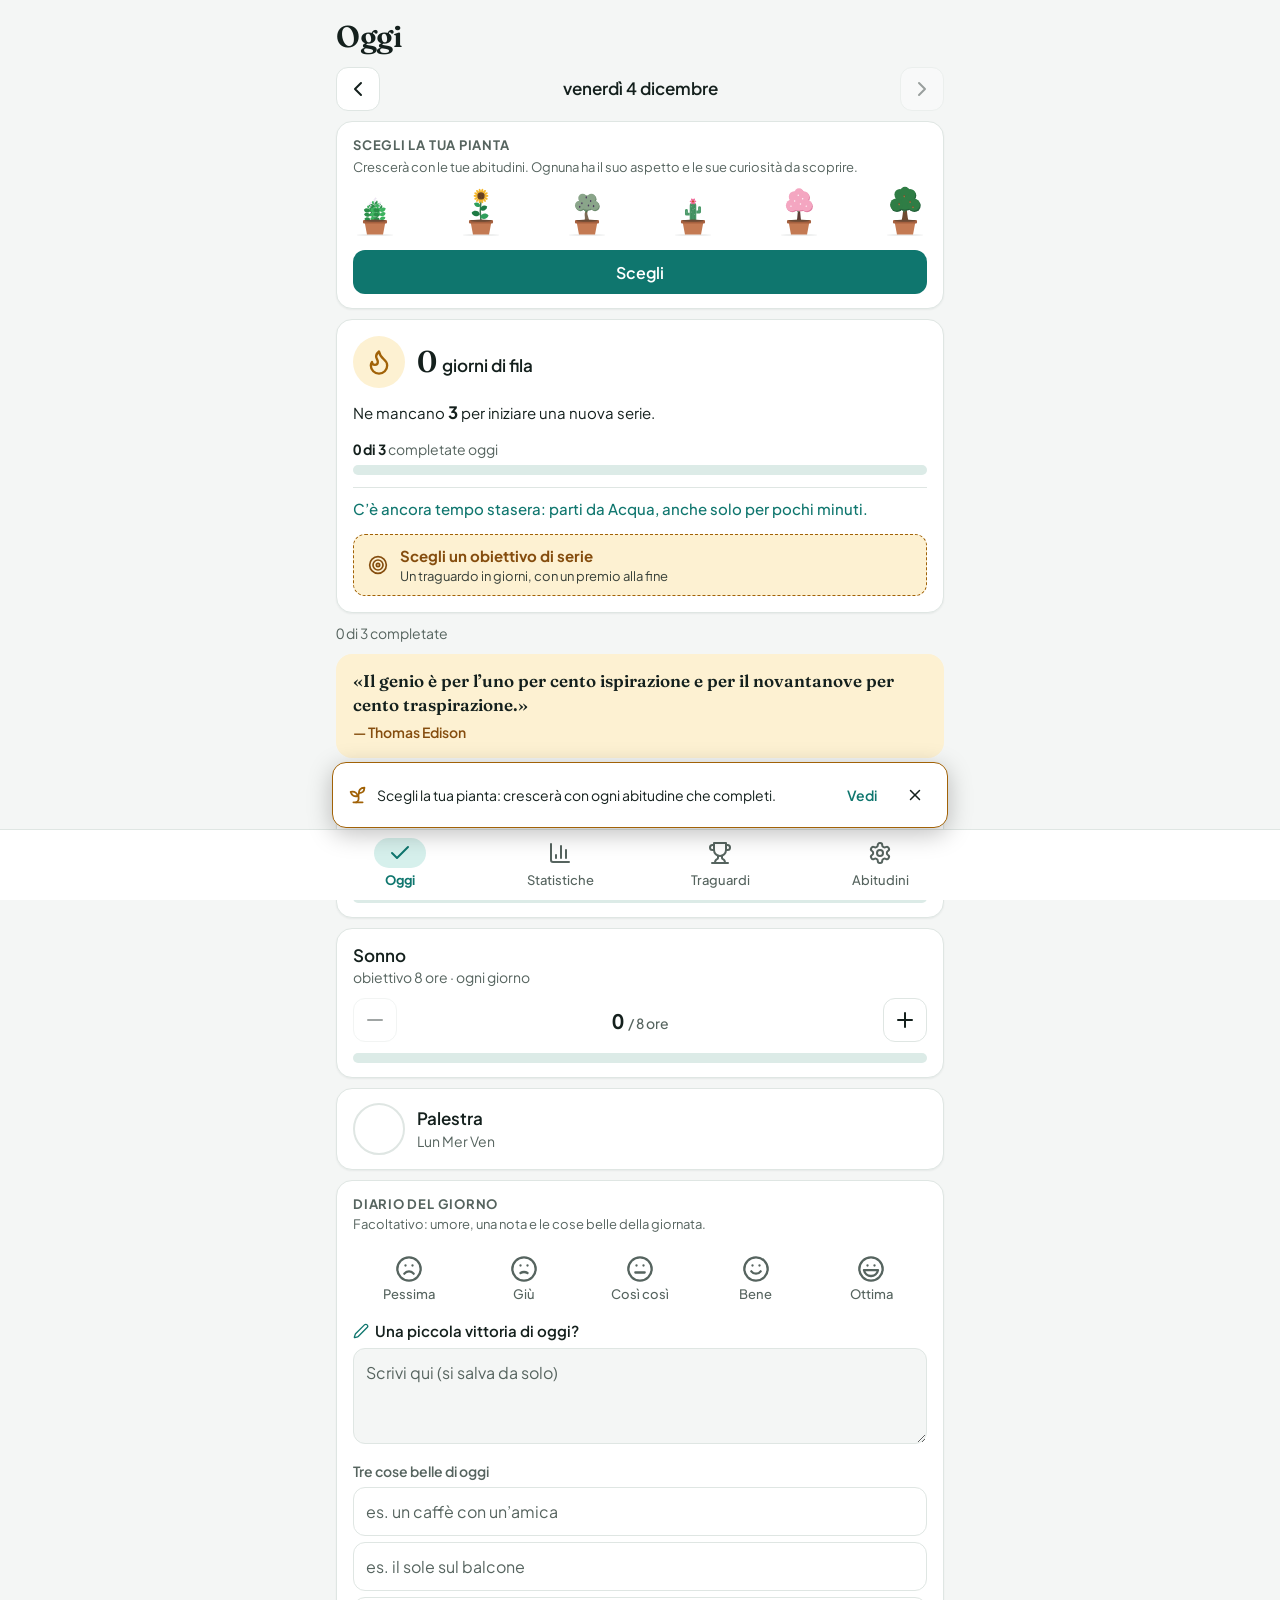
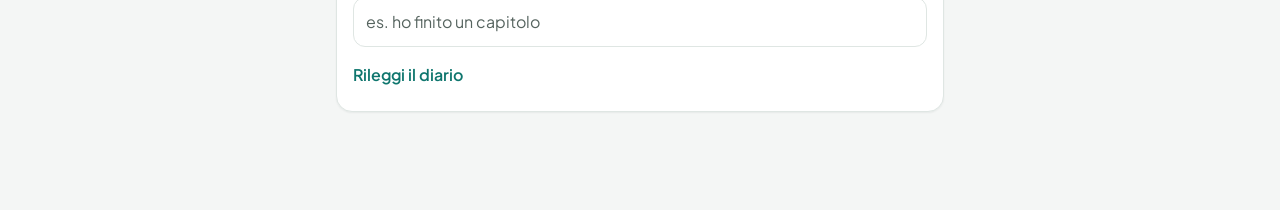
<file: index.html>
<!DOCTYPE html>
<html lang="it">
<head>
<meta charset="utf-8">
<meta name="viewport" content="width=device-width, initial-scale=1, viewport-fit=cover">
<!-- colore della barra del browser sul telefono, per tema chiaro e scuro -->
<meta name="theme-color" content="#0f766e" media="(prefers-color-scheme: light)">
<meta name="theme-color" content="#0e1513" media="(prefers-color-scheme: dark)">
<title>Abitudini</title>
<link rel="manifest" href="manifest.json">
<link rel="icon" href="icon-192.png">
<link rel="apple-touch-icon" href="icon-192.png">
<!-- per iPhone/iPad quando l'app è aggiunta alla schermata Home -->
<meta name="apple-mobile-web-app-capable" content="yes">
<meta name="mobile-web-app-capable" content="yes">
<meta name="apple-mobile-web-app-title" content="Abitudini">
<meta name="apple-mobile-web-app-status-bar-style" content="default">
<meta name="description" content="Traccia le tue abitudini di ogni giorno: serie, statistiche, umore. I dati restano sul tuo telefono.">
<!-- "preload": il browser scarica subito i font, senza aspettare di leggere il CSS -->
<link rel="preload" href="fonts/plus-jakarta-sans-latin-variabile.woff2" as="font" type="font/woff2" crossorigin>
<link rel="preload" href="fonts/fraunces-latin-600.woff2" as="font" type="font/woff2" crossorigin>
<link rel="stylesheet" href="css/style.css">
</head>
<body>
<main id="app"></main>
<nav class="tabs" aria-label="Sezioni"><div class="in" id="tabs"></div></nav>
<div id="modal"></div>
<!-- avvisi temporanei (es. "È pronta una nuova versione") -->
<div id="toast"></div>
<!-- festeggiamenti del gioco (nuove medaglie, nuovi stadi) -->
<div id="evento" aria-live="polite"></div>
<!-- invisibile: i lettori di schermo leggono ad alta voce quello che ci scrive annuncia() -->
<div id="annuncio" class="sr-only" aria-live="polite"></div>
<input type="file" id="importFile" accept="application/json" hidden>
<!-- type="module": il file può importare funzioni dagli altri file in js/ -->
<script type="module" src="js/app.js"></script>
</body>
</html>
</file>
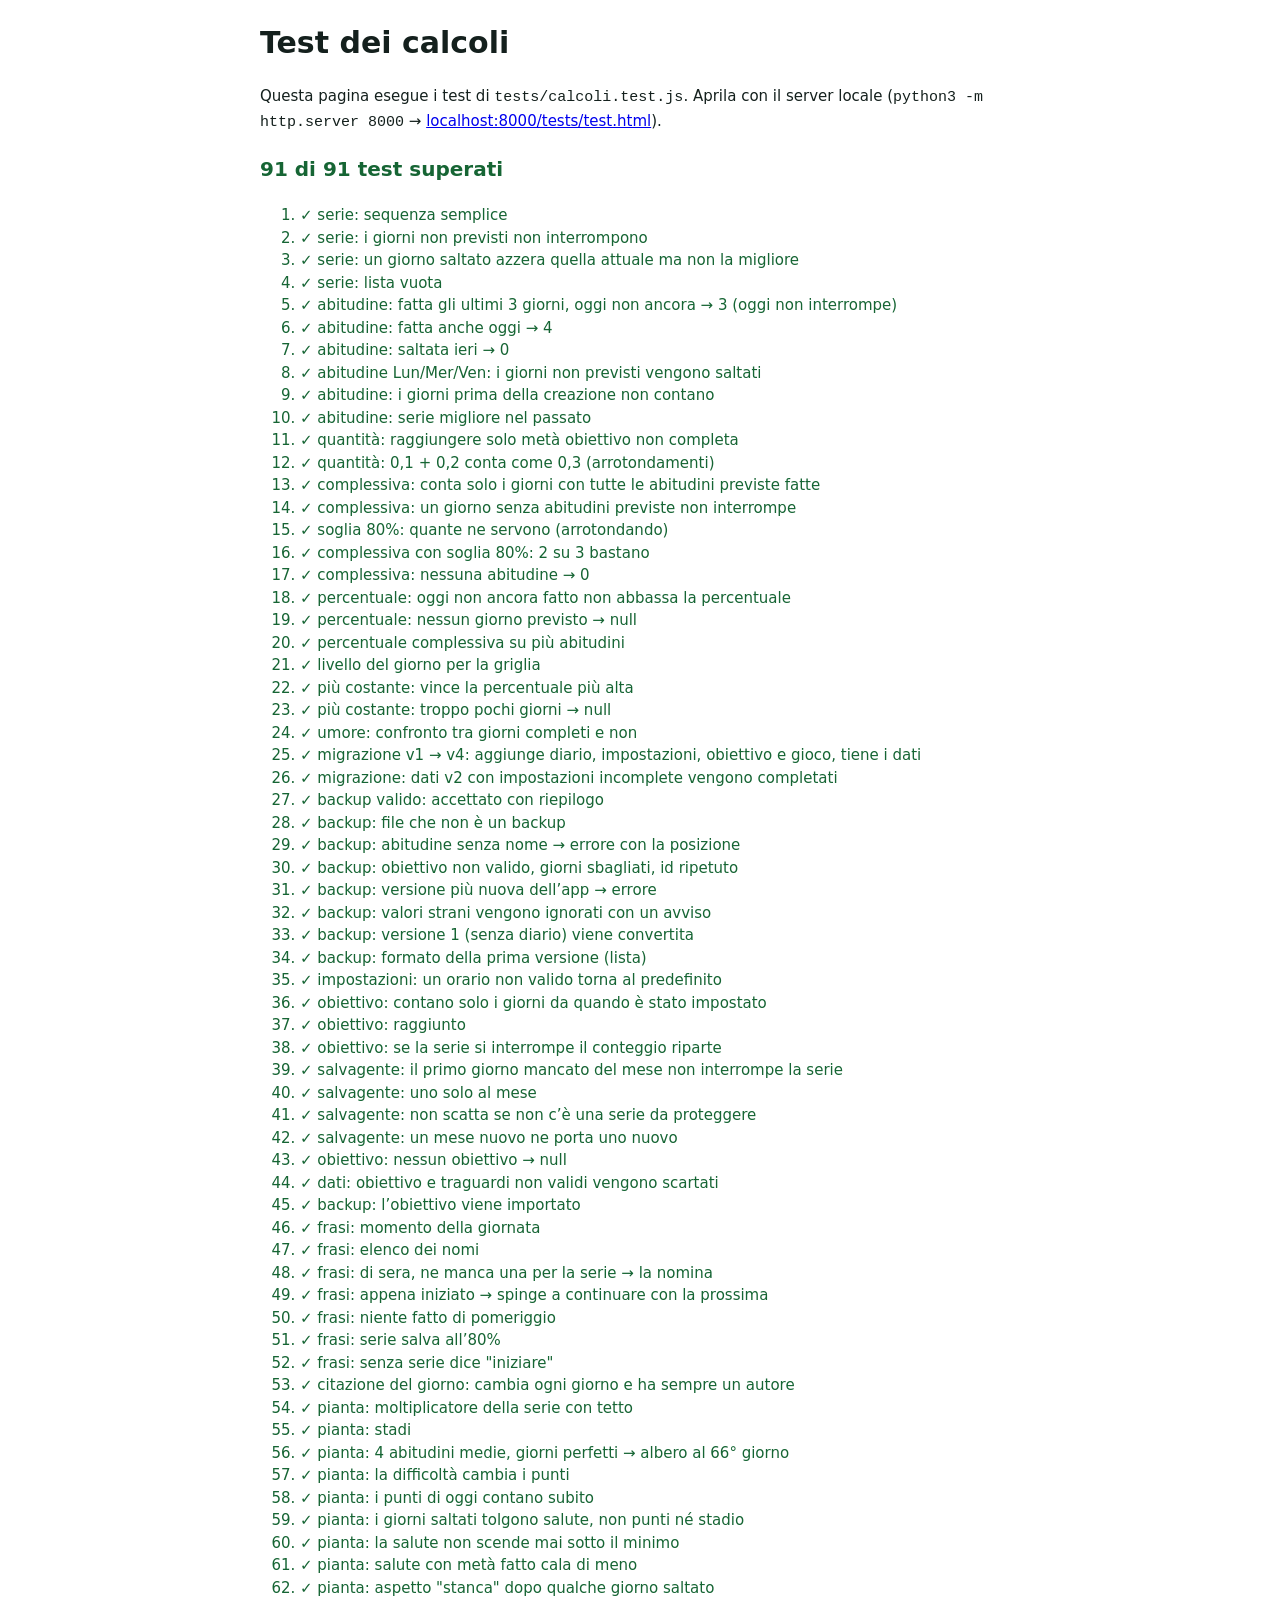
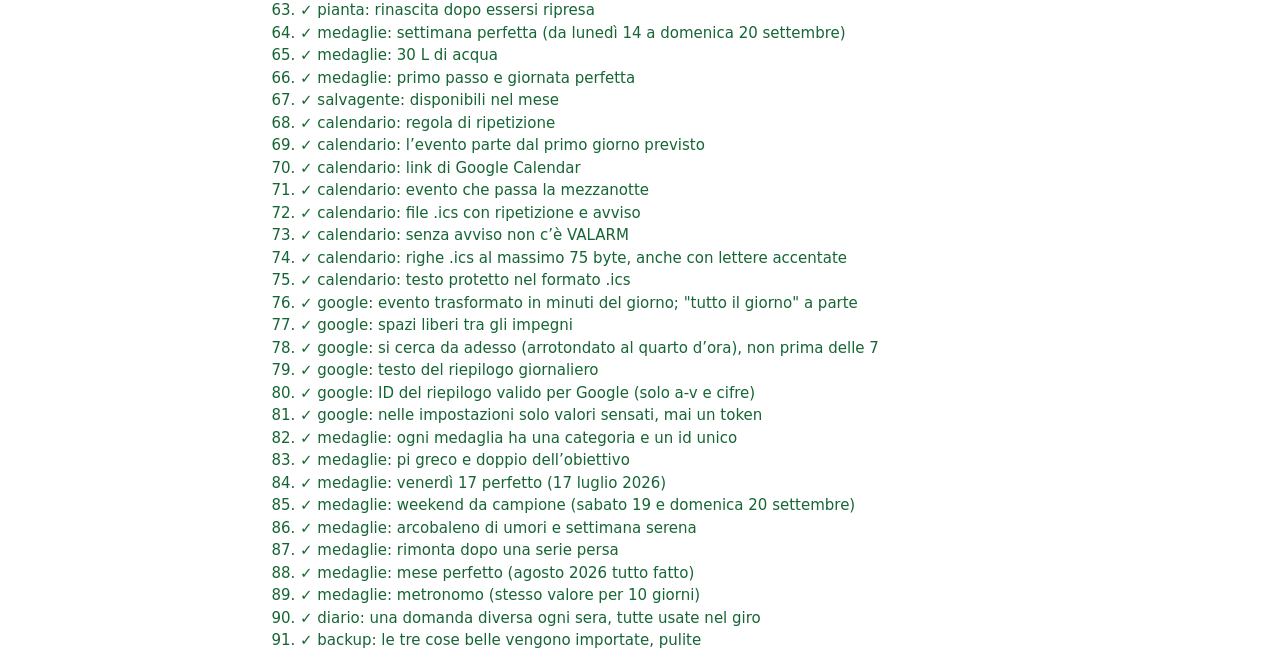
<file: tests/test.html>
<!DOCTYPE html>
<html lang="it">
<head>
<meta charset="utf-8">
<meta name="viewport" content="width=device-width, initial-scale=1">
<title>Test dei calcoli – Abitudini</title>
<style>
  body { font: 15px/1.5 system-ui, sans-serif; max-width: 760px; margin: 20px auto; padding: 0 16px; background: #fff; color: #14201d; }
  .ok { color: #166534; } .ko { color: #b91c1c; font-weight: 600; }
  pre { background: #fde8e4; padding: 8px; border-radius: 6px; white-space: pre-wrap; }
  #riepilogo { font-size: 20px; font-weight: 700; }
</style>
</head>
<body>
<h1>Test dei calcoli</h1>
<p>Questa pagina esegue i test di <code>tests/calcoli.test.js</code>. Aprila con il server locale
(<code>python3 -m http.server 8000</code> → <a href="http://localhost:8000/tests/test.html">localhost:8000/tests/test.html</a>).</p>
<p id="riepilogo">Esecuzione…</p>
<ol id="elenco"></ol>
<script type="module" src="calcoli.test.js"></script>
</body>
</html>
</file>
<file: css/style.css>
/* Stile dell'app Abitudini.
   Ordine: 1) font  2) colori (variabili)  3) base  4) componenti  5) accessibilità */

/* ---------- 1. Font ----------
   I file sono nella cartella fonts/ del sito: niente richieste a Google, più veloce e più privato.
   font-display: swap = mostra subito il testo con un font di riserva e cambia quando il file è pronto.
   unicode-range = il file copre solo l'alfabeto latino (lettere accentate italiane comprese). */
@font-face {
  font-family: 'Plus Jakarta Sans';
  src: url('../fonts/plus-jakarta-sans-latin-variabile.woff2') format('woff2');
  font-weight: 200 800; /* font "variabile": un solo file per tutti i pesi */
  font-style: normal;
  font-display: swap;
  unicode-range: U+0000-00FF, U+0131, U+0152-0153, U+02BB-02BC, U+02C6, U+02DA, U+02DC, U+0304, U+0308, U+0329, U+2000-206F, U+20AC, U+2122, U+2191, U+2193, U+2212, U+2215, U+FEFF, U+FFFD;
}
@font-face {
  font-family: 'Fraunces';
  src: url('../fonts/fraunces-latin-600.woff2') format('woff2');
  font-weight: 600;
  font-style: normal;
  font-display: swap;
  unicode-range: U+0000-00FF, U+0131, U+0152-0153, U+02BB-02BC, U+02C6, U+02DA, U+02DC, U+0304, U+0308, U+0329, U+2000-206F, U+20AC, U+2122, U+2191, U+2193, U+2212, U+2215, U+FEFF, U+FFFD;
}

/* ---------- 2. Colori ----------
   Ogni colore ha un nome (variabile CSS) e si usa sempre tramite var(--nome).
   Per cambiare un colore in tutta l'app basta modificarlo qui.
   Contrasti verificati (rapporto minimo 4.5:1 per il testo, 3:1 per barre e bordi): vedi README. */
:root {
  --font-text: 'Plus Jakarta Sans', system-ui, -apple-system, 'Segoe UI', Roboto, sans-serif;
  --font-display: 'Fraunces', Georgia, 'Times New Roman', serif; /* titoli e numeri grandi */

  /* tema chiaro */
  --bg: #f4f6f5;          /* sfondo della pagina */
  --card: #ffffff;        /* schede */
  --text: #14201d;        /* testo principale */
  --muted: #56645f;       /* testo secondario */
  --line: #dfe6e3;        /* bordi e separatori */
  --accent: #0f766e;      /* verde-acqua: colore principale, barre in corso */
  --accent-soft: #d6f0ec; /* sfondo tenue verde-acqua */
  --on-accent: #ffffff;   /* testo sopra --accent */
  --track: #dcebe7;       /* binario vuoto delle barre */
  --done: #1f9254;        /* verde delle barre completate */
  --gold: #a16207;        /* ambra/oro: serie, premi, livelli */
  --gold-text: #854d0e;   /* testo sopra --gold-soft */
  --gold-soft: #fdf1d2;
  --coral: #b33d35;       /* corallo: giorni saltati, avvisi, eliminazioni */
  --coral-soft: #fde8e4;
  --shadow: 0 1px 2px rgba(20, 32, 29, .06);
  --backdrop: rgba(0, 0, 0, .45);
}
@media (prefers-color-scheme: dark) {
  :root {
    --bg: #0e1513;
    --card: #17211e;
    --text: #e8f0ed;
    --muted: #9fb0aa;
    --line: #2b3833;
    --accent: #2dd4bf;
    --accent-soft: #12372f;
    --on-accent: #06201b;
    --track: #22322d;
    --done: #86efac;
    --gold: #fbbf24;
    --gold-text: #fcd34d;
    --gold-soft: #3a2d0f;
    --coral: #f79486;
    --coral-soft: #3d2320;
    --shadow: none;
    --backdrop: rgba(0, 0, 0, .6);
  }
}

/* ---------- 3. Base ---------- */
*, *::before, *::after { box-sizing: border-box; -webkit-tap-highlight-color: transparent; }
html, body { margin: 0; }
body {
  background: var(--bg); color: var(--text);
  font: 400 16px/1.45 var(--font-text);
  padding: 0 16px calc(88px + env(safe-area-inset-bottom)); /* spazio per la barra in basso */
  max-width: 640px; margin: 0 auto;
  -webkit-font-smoothing: antialiased;
}
h1 { font: 600 30px/1.15 var(--font-display); margin: 20px 0 4px; letter-spacing: -.01em; }
h2 { font-size: 13px; margin: 26px 0 8px; color: var(--muted); font-weight: 700; text-transform: uppercase; letter-spacing: .06em; }
.muted { color: var(--muted); font-size: 14px; }
.small { font-size: 13px; }
a { color: var(--accent); }
button { font: inherit; color: inherit; cursor: pointer; }
.ico { display: block; flex: none; }
/* numeri a larghezza fissa: le cifre non "ballano" quando il valore cambia */
.num { font-variant-numeric: tabular-nums; }

/* ---------- 4. Componenti ---------- */
.card { background: var(--card); border: 1px solid var(--line); border-radius: 16px; padding: 14px 16px; margin: 10px 0; box-shadow: var(--shadow); }
.row { display: flex; align-items: center; gap: 12px; }
.grow { flex: 1; min-width: 0; }
.title { font-weight: 600; font-size: 17px; }

/* barra della data */
.datebar { display: flex; align-items: center; justify-content: space-between; gap: 8px; margin: 12px 0 6px; }
.datebar .d { font-weight: 600; font-size: 17px; text-align: center; flex: 1; }
.summary { display: flex; align-items: center; justify-content: space-between; gap: 8px; margin: 8px 0 4px; }

/* pulsanti */
.ibtn { /* pulsante quadrato con sola icona: 44×44 px, la misura minima comoda per il dito */
  width: 44px; height: 44px; flex: none; border-radius: 12px; border: 1px solid var(--line); background: var(--card);
  display: inline-flex; align-items: center; justify-content: center; }
.btn {
  display: inline-flex; align-items: center; justify-content: center; gap: 8px;
  min-height: 44px; border: 0; background: var(--accent); color: var(--on-accent);
  padding: 10px 16px; border-radius: 12px; font-weight: 600; }
.btn.sec { background: var(--card); color: var(--text); border: 1px solid var(--line); }
.btn.danger { background: var(--coral-soft); color: var(--coral); }
.btn.block { width: 100%; margin-top: 8px; }
.linkbtn { /* pulsante che sembra un link, ma con area di tocco di 44 px */
  display: inline-flex; align-items: center; gap: 4px;
  min-height: 44px; padding: 0 8px; border: 0; background: none; color: var(--accent); font-weight: 600; }
button:disabled { opacity: .4; cursor: default; }

/* abitudine a spunta */
.check {
  width: 52px; height: 52px; flex: none; border-radius: 50%; border: 2px solid var(--line); background: var(--card);
  color: transparent; display: inline-flex; align-items: center; justify-content: center; }
.check.on { background: var(--done); border-color: var(--done); color: var(--card); }

/* barra di avanzamento */
.bar { height: 10px; border-radius: 99px; background: var(--track); overflow: hidden; margin-top: 10px; }
.bar > i { display: block; height: 100%; background: var(--accent); border-radius: 99px; }
.bar.full > i { background: var(--done); }

/* contatore delle quantità */
.qty { display: flex; align-items: center; gap: 10px; margin-top: 10px; }
.qty .val { flex: 1; min-height: 44px; text-align: center; font-weight: 700; font-size: 20px; padding: 8px; border-radius: 10px; border: 0; background: transparent; font-variant-numeric: tabular-nums; }
.qty .val small { font-weight: 500; color: var(--muted); font-size: 14px; }

/* serie di giorni (oro) */
.badge {
  display: inline-flex; align-items: center; gap: 4px; flex: none;
  font-size: 14px; font-weight: 700; color: var(--gold-text); background: var(--gold-soft);
  padding: 4px 10px 4px 8px; border-radius: 99px; font-variant-numeric: tabular-nums; }
.badge .ico { color: var(--gold); }

/* barra delle schede in basso */
.tabs { position: fixed; left: 0; right: 0; bottom: 0; z-index: 5; background: var(--card); border-top: 1px solid var(--line);
  display: flex; justify-content: center; padding-bottom: env(safe-area-inset-bottom); }
.tabs .in { display: flex; width: 100%; max-width: 640px; }
.tabs button { flex: 1; border: 0; background: none; padding: 8px 4px 10px; font-size: 13px; font-weight: 500; color: var(--muted);
  display: flex; flex-direction: column; align-items: center; gap: 3px; min-height: 56px; }
.tabs button .pill-ico { display: flex; padding: 3px 18px; border-radius: 99px; }
.tabs button.on { color: var(--accent); font-weight: 700; }
.tabs button.on .pill-ico { background: var(--accent-soft); }

/* avvisi */
.banner { display: flex; align-items: center; gap: 8px; flex-wrap: wrap; background: var(--accent-soft); border-radius: 12px; padding: 6px 6px 6px 14px; margin: 10px 0; font-size: 14px; }
.banner > span { flex: 1; min-width: 12em; padding: 6px 0; }

/* statistiche */
.stats { display: grid; grid-template-columns: repeat(3, 1fr); gap: 8px; margin-top: 12px; text-align: center; }
.stats b { display: block; font: 600 26px/1.2 var(--font-display); font-variant-numeric: tabular-nums; }
.stats span { display: block; font-size: 13px; line-height: 1.3; color: var(--muted); }
.heat { display: grid; grid-template-columns: repeat(14, 1fr); gap: 4px; margin-top: 12px; }
.heat i { aspect-ratio: 1; border-radius: 4px; background: var(--line); }
.heat i.done { background: var(--done); }
.heat i.miss { background: var(--coral-soft); box-shadow: inset 0 0 0 2px var(--coral); }
.heat i.today { outline: 2px solid var(--text); outline-offset: 1px; }
.legend { display: flex; flex-wrap: wrap; gap: 4px 14px; margin-top: 10px; font-size: 13px; color: var(--muted); }
.legend span { display: inline-flex; align-items: center; gap: 6px; }
.legend i { width: 12px; height: 12px; border-radius: 3px; background: var(--line); }
.legend i.done { background: var(--done); }
.legend i.miss { background: var(--coral-soft); box-shadow: inset 0 0 0 2px var(--coral); }

/* pannello a comparsa (crea/modifica abitudine) */
.modal { position: fixed; inset: 0; background: var(--backdrop); display: flex; align-items: flex-end; justify-content: center; z-index: 10; }
.sheet { background: var(--bg); width: 100%; max-width: 640px; max-height: 92vh; overflow: auto; border-radius: 20px 20px 0 0; padding: 18px 16px calc(20px + env(safe-area-inset-bottom)); }
.sheet h1 { margin: 0; font-size: 24px; }
label { display: block; font-size: 14px; font-weight: 500; color: var(--muted); margin: 14px 0 6px; }
input[type=text], input[type=number], select { width: 100%; min-height: 48px; font: inherit; padding: 12px; border-radius: 12px; border: 1px solid var(--line); background: var(--card); color: var(--text); }
.days { display: flex; flex-wrap: wrap; gap: 3px; } /* su schermi molto stretti vanno a capo invece di scendere sotto 44 px */
.days button { flex: 1; min-width: 44px; height: 44px; border-radius: 12px; border: 1px solid var(--line); background: var(--card); font-weight: 600; }
.days button.on { background: var(--accent); border-color: var(--accent); color: var(--on-accent); }
.quick { display: flex; gap: 4px; margin-top: 4px; margin-left: -8px; }

/* nessuna abitudine */
.empty { text-align: center; color: var(--muted); padding: 32px 16px; }
.empty > .ico { margin: 0 auto 10px; color: var(--accent); } /* solo l'icona grande, non quella del pulsante */
.empty p { margin: 0 0 14px; }
.empty strong { display: block; color: var(--text); font-size: 17px; margin-bottom: 4px; }

/* ---------- 5. Interazione e accessibilità ---------- */

/* piccole transizioni: colore e sfondo cambiano in modo morbido */
.btn, .ibtn, .check, .days button, .tabs button, .linkbtn, .qty .val {
  transition: background-color .15s ease, color .15s ease, border-color .15s ease, transform .1s ease; }
.bar > i { transition: width .25s ease, background-color .25s ease; }

/* stato "premuto": il pulsante si rimpicciolisce appena sotto il dito */
.btn:active:not(:disabled), .ibtn:active:not(:disabled), .check:active, .days button:active,
.linkbtn:active, .qty .val:active { transform: scale(.96); }
.tabs button:active .pill-ico { background: var(--accent-soft); }
@media (hover: hover) { /* solo con il mouse: sul telefono l'effetto resterebbe "appiccicato" */
  .ibtn:hover:not(:disabled), .btn.sec:hover, .days button:not(.on):hover, .check:not(.on):hover { border-color: var(--accent); }
  .linkbtn:hover { text-decoration: underline; }
}

/* focus visibile quando si usa la tastiera (non al tocco) */
:focus-visible { outline: 3px solid var(--accent); outline-offset: 2px; }
.modal :focus-visible, input:focus-visible, select:focus-visible { outline-offset: 1px; }

/* testo leggibile solo dai lettori di schermo */
.sr-only { position: absolute; width: 1px; height: 1px; padding: 0; margin: -1px; overflow: hidden; clip: rect(0 0 0 0); white-space: nowrap; border: 0; }

/* chi ha chiesto al sistema meno animazioni non le vede */
@media (prefers-reduced-motion: reduce) {
  *, *::before, *::after { transition-duration: 0s !important; animation-duration: 0s !important; animation-iteration-count: 1 !important; scroll-behavior: auto !important; }
  .btn:active, .ibtn:active, .check:active, .days button:active, .linkbtn:active, .qty .val:active { transform: none; }
}

/* ---------- Riquadro della serie in "Oggi" ---------- */
.hero { padding: 16px; }
.hero-ico { width: 52px; height: 52px; flex: none; border-radius: 50%; background: var(--gold-soft); color: var(--gold);
  display: flex; align-items: center; justify-content: center; }
.hero-num { font-weight: 600; font-size: 17px; }
.hero-num b { font: 600 30px/1 var(--font-display); margin-right: 2px; }
.hero-oggi { margin-top: 14px; font-size: 14px; color: var(--muted); }
.hero-oggi .num { color: var(--text); font-weight: 700; }
.hero-oggi .bar { margin-top: 6px; }

/* ---------- Scelta del tipo (Sì/No o Quantità) ----------
   Sono veri pulsanti di scelta (radio) resi come due riquadri: funzionano con tastiera e lettori di schermo. */
.seg { border: 0; padding: 0; margin: 14px 0 0; display: grid; grid-template-columns: 1fr 1fr; gap: 8px; }
.seg legend { font-size: 14px; font-weight: 500; color: var(--muted); padding: 0; margin-bottom: 6px; }
.seg label { margin: 0; cursor: pointer; }
.seg input { position: absolute; opacity: 0; width: 1px; height: 1px; }
.seg span { display: block; height: 100%; min-height: 64px; padding: 10px 12px; border: 1px solid var(--line); border-radius: 12px; background: var(--card); transition: background-color .15s ease, border-color .15s ease; }
.seg b { display: block; color: var(--text); font-size: 16px; }
.seg small { display: block; color: var(--muted); font-size: 13px; line-height: 1.3; margin-top: 2px; }
.seg input:checked + span { border: 2px solid var(--accent); background: var(--accent-soft); padding: 9px 11px; }
.seg input:focus-visible + span { outline: 3px solid var(--accent); outline-offset: 2px; }

/* ---------- Diario: umore e nota ---------- */
.moods { display: grid; grid-template-columns: repeat(5, 1fr); gap: 4px; margin: 12px 0 10px; }
.mood { min-height: 64px; min-width: 44px; border: 1px solid transparent; border-radius: 12px; background: none; color: var(--muted);
  display: flex; flex-direction: column; align-items: center; justify-content: flex-start; gap: 4px; padding: 8px 2px 6px;
  transition: background-color .15s ease, color .15s ease, border-color .15s ease, transform .1s ease; }
.mood span { font-size: 13px; line-height: 1.2; font-weight: 500; }
.mood.on { background: var(--accent-soft); border-color: var(--accent); color: var(--text); }
.mood.on .ico { color: var(--accent); }
.mood:active { transform: scale(.95); }
@media (hover: hover) { .mood:not(.on):hover { border-color: var(--line); color: var(--text); } }
textarea { width: 100%; font: inherit; padding: 12px; border-radius: 12px; border: 1px solid var(--line); background: var(--bg); color: var(--text); resize: vertical; min-height: 80px; }
textarea::placeholder, input::placeholder { color: var(--muted); }

/* ---------- Statistiche ---------- */
.stats.four { grid-template-columns: repeat(4, 1fr); gap: 6px; }
.stats.four b { font-size: 22px; }
.top { display: flex; align-items: flex-start; gap: 8px; margin: 14px 0 0; font-size: 14px; }
.top .ico { color: var(--gold); margin-top: 1px; }

/* griglia delle settimane: livelli di colore mescolando il verde "completato" con il binario vuoto */
.cal { display: grid; grid-template-rows: auto repeat(7, auto); grid-auto-flow: column; gap: 3px; margin-top: 12px; }
.cal-l { font-size: 12px; line-height: 1; color: var(--muted); display: flex; align-items: center; padding-right: 4px; }
.cal-m { white-space: nowrap; height: 16px; padding: 0; } /* il nome del mese può "sbordare" nelle colonne accanto */
.cal i, .legend i { aspect-ratio: 1; border-radius: 3px; }
i.l0 { background: var(--track); }
i.l1 { background: color-mix(in srgb, var(--done) 35%, var(--track)); }
i.l2 { background: color-mix(in srgb, var(--done) 65%, var(--track)); }
i.l3 { background: var(--done); }
i.none { background: transparent; box-shadow: inset 0 0 0 1px var(--line); }
i.fut { visibility: hidden; }
.cal i.today { outline: 2px solid var(--text); outline-offset: 1px; }
.legend { align-items: center; }

/* ---------- Avviso temporaneo in basso (es. nuova versione) ---------- */
.toast { position: fixed; left: 50%; transform: translateX(-50%); bottom: calc(72px + env(safe-area-inset-bottom)); z-index: 8;
  width: calc(100% - 24px); max-width: 616px; display: flex; align-items: center; flex-wrap: wrap; gap: 8px;
  background: var(--card); border: 1px solid var(--accent); border-radius: 14px; padding: 10px 10px 10px 14px;
  box-shadow: 0 6px 24px rgba(0, 0, 0, .25); font-size: 14px; }
.toast span { flex: 1; min-width: 12em; }

/* ---------- Promemoria ---------- */
.switch-row { display: flex; align-items: center; gap: 12px; min-height: 44px; margin: 0; color: var(--text); font-size: 16px; font-weight: 500; cursor: pointer; }
.switch-row input { width: 24px; height: 24px; flex: none; accent-color: var(--accent); margin: 0; cursor: pointer; }
input[type=time] { width: 100%; min-height: 48px; font: inherit; padding: 10px 12px; border-radius: 12px; border: 1px solid var(--line); background: var(--card); color: var(--text); color-scheme: light dark; }
input:disabled { opacity: .55; }
details.info { margin-top: 10px; font-size: 14px; color: var(--muted); }
details.info summary { min-height: 44px; display: flex; align-items: center; cursor: pointer; color: var(--accent); font-weight: 600; }
details.info p { margin: 0 0 8px; }

/* ---------- Serie: quante mancano, tacca dell'80%, frase ---------- */
.hero-manca { margin: 12px 0 0; font-size: 15px; }
.hero-manca strong { font-size: 17px; }
.bar { position: relative; }
.bar .tacca { position: absolute; top: 0; bottom: 0; width: 3px; margin-left: -1px; background: var(--gold); border-radius: 2px; }
.hero-frase { margin: 12px 0 0; padding-top: 10px; border-top: 1px solid var(--line); font-size: 15px; font-weight: 500; color: var(--accent); }

/* ---------- Citazione del giorno ---------- */
.citazione { margin: 10px 0; padding: 14px 16px; background: var(--gold-soft); border-color: transparent; box-shadow: none; }
.citazione blockquote { margin: 0; font: 600 17px/1.4 var(--font-display); color: var(--text); }
.citazione figcaption { margin-top: 6px; font-size: 14px; color: var(--gold-text); font-weight: 600; }
.citazione cite { font-style: normal; font-weight: 500; }

/* ---------- Obiettivo di serie ---------- */
.ico.inline { display: inline-block; vertical-align: -3px; margin-right: 2px; color: var(--gold); }
.goal-cta { display: flex; align-items: center; gap: 12px; width: 100%; min-height: 56px; margin-top: 14px; padding: 10px 14px;
  border: 1px dashed var(--gold); border-radius: 12px; background: var(--gold-soft); color: var(--gold-text); text-align: left; }
.goal-cta b { display: block; font-size: 15px; }
.goal-cta small { display: block; font-size: 13px; color: var(--text); opacity: .85; }
.goal { margin-top: 14px; padding-top: 12px; border-top: 1px solid var(--line); }
.goal > .row > .ico { color: var(--gold); }
.goal b { font-size: 15px; }
.goal .linkbtn { flex: none; }
.bar.gold > i { background: var(--gold); }
.goal-premio { display: flex; align-items: center; gap: 6px; margin-top: 8px; font-size: 14px; color: var(--gold-text); }
.goal-premio .ico { color: var(--gold); }
.seg { grid-template-columns: 1fr 1fr; }

/* ---------- Festa: obiettivo raggiunto ---------- */
.festa { text-align: center; background: var(--gold-soft); border-color: var(--gold); }
.festa-ico { width: 64px; height: 64px; margin: 4px auto 6px; border-radius: 50%; background: var(--card); color: var(--gold); display: flex; align-items: center; justify-content: center; }
.festa h2 { margin: 0; color: var(--gold-text); }
.festa-num { margin: 4px 0 8px; font-size: 16px; }
.festa-num b { font: 600 34px/1 var(--font-display); }
.festa p { margin: 8px 0; }

/* ---------- La pianta (SVG in js/gioco/pianta.js) ----------
   I colori sono variabili: la salute della pianta cambia le variabili, non il disegno. */
:root {
  --leaf: #2f9e5b; --leaf-dark: #1e7a44; --stem: #3d7a4f; --trunk: #8a5a3c;
  --pot: #c47a53; --pot-dark: #a5603f; --soil: #6b4a35; --seed: #b07d3a;
  --flower: #f0b030; --flower-c: #c2410c; --fruit: #e26d5c; --ground: rgba(20, 32, 29, .08);
}
@media (prefers-color-scheme: dark) {
  :root {
    --leaf: #5cc98a; --leaf-dark: #3aa56b; --stem: #5aa377; --trunk: #9a6647;
    --pot: #b8714c; --pot-dark: #93583a; --soil: #3b2a1f; --seed: #c99a52;
    --flower: #fbbf24; --flower-c: #f97316; --fruit: #f79486; --ground: rgba(255, 255, 255, .06);
  }
}
.pianta .p-leaf, .pianta .p-canopy { fill: var(--leaf); }
.pianta .p-leaf2, .pianta .p-canopy2 { fill: var(--leaf-dark); }
.pianta .p-stem { fill: none; stroke: var(--stem); stroke-linecap: round; }
.pianta .p-trunk { fill: var(--trunk); }
.pianta .p-pot { fill: var(--pot); }
.pianta .p-pot-rim { fill: var(--pot-dark); }
.pianta .p-soil { fill: var(--soil); }
.pianta .p-seed { fill: var(--seed); }
.pianta .p-flower circle { fill: var(--flower); }
.pianta .p-flower-c { fill: var(--flower-c); }
.pianta .p-fruit { fill: var(--fruit); }
.pianta .p-ground { fill: var(--ground); }
/* colori propri di alcune specie */
.pianta { --bloom: #f4a6c1; --bloom-dark: #e07fa3; --petal: #f5b82e; --disc: #6b4423; --cactus: #4c9a6a; --cactus-dark: #2f7a4e;
  --olive: #4b3a5c; --acorn: #a0703f; --cap: #6d4c2c; --spike: #f3eef8; --bud: #6fae4f; }
.pianta.specie-olivo { --leaf: #8aa58a; --leaf-dark: #6c8a6d; --trunk: #7d6a55; }
.pianta.specie-quercia { --leaf: #2f7d45; --leaf-dark: #22603a; --trunk: #6f4a30; }
.pianta.specie-ciliegio { --trunk: #5e3b35; }
.pianta.specie-basilico { --leaf: #3db35f; --leaf-dark: #2a8f49; }
.pianta .p-bloom { fill: var(--bloom); }
.pianta .p-bloom2 { fill: var(--bloom-dark); }
.pianta .p-blossom-w { fill: #fff5f8; }
.pianta .p-petal ellipse { fill: var(--petal); }
.pianta .p-disc { fill: var(--disc); }
.pianta .p-seedpt { fill: #3b2614; }
.pianta .p-bud { fill: var(--bud); }
.pianta .p-cactus { fill: var(--cactus); }
.pianta .p-cactus-rib { fill: none; stroke: var(--cactus-dark); stroke-width: 1.2; stroke-linecap: round; }
.pianta .p-spine { fill: #f4f1e4; }
.pianta .p-flower-pink ellipse { fill: #f06d9b; }
.pianta .p-olive { fill: var(--olive); }
.pianta .p-acorn { fill: var(--acorn); }
.pianta .p-cap { fill: var(--cap); }
.pianta .p-spike circle { fill: var(--spike); stroke: #c9b8d9; stroke-width: .5; }
/* stanca: colori spenti; appassita: foglie giallo-marroni (vengono dopo le specie, quindi prevalgono) */
.pianta.aspetto-stanca { --leaf: #93a651; --leaf-dark: #74853b; --stem: #7d8a55; --cactus: #8a9a55; --cactus-dark: #6d7c40; --bloom: #d9aebb; --bloom-dark: #c08c9d; }
.pianta.aspetto-appassita { --leaf: #b89a5a; --leaf-dark: #9a7d44; --stem: #8d7a52; --cactus: #a8955a; --cactus-dark: #8a7843; --disc: #7a5a3a; }
.pianta .fallen { opacity: .8; }
/* un leggero ondeggiare quando è in forma (niente per chi preferisce meno animazioni) */
.pianta .p-sway { transform-origin: 60px 100px; }
@media (prefers-reduced-motion: no-preference) {
  .pianta.aspetto-ok .p-sway { animation: ondeggia 5s ease-in-out infinite; }
}
@keyframes ondeggia { 0%, 100% { transform: rotate(-1.2deg); } 50% { transform: rotate(1.2deg); } }

/* ---------- Gioco: scheda in "Oggi" ---------- */
.g-card { display: flex; gap: 12px; align-items: flex-start; }
.g-svg { flex: none; border: 0; background: var(--bg); border-radius: 14px; padding: 4px 4px 0; line-height: 0; }
.g-nome { font: 600 20px/1.2 var(--font-display); }
.g-nome .muted { font-family: var(--font-text); }
.g-bar { margin-top: 8px; }
.g-bar-l { display: flex; justify-content: space-between; font-size: 13px; color: var(--muted); }
.g-bar-l .num { color: var(--text); font-weight: 600; }
.g-bar .bar { margin-top: 4px; height: 8px; }
.bar.salute-ok > i { background: var(--done); }
.bar.salute-stanca > i { background: var(--gold); }
.bar.salute-appassita > i { background: var(--coral); }
.g-frase { margin: 8px 0 0; font-size: 14px; }
.g-salv { display: flex; gap: 8px; align-items: flex-start; margin: 12px 0 0; padding: 8px 10px; border-radius: 10px; background: var(--gold-soft); color: var(--gold-text); font-size: 14px; }
.g-salv .ico { flex: none; color: var(--gold); }

/* ---------- Gioco: schermata "Traguardi" ---------- */
.g-big { text-align: center; }
.g-big .pianta { display: block; margin: 0 auto; }
.g-big .g-bar { text-align: left; }
.g-nome.big { display: flex; align-items: center; justify-content: center; gap: 8px; font-size: 26px; margin-top: 4px; }
.g-nome.big .ibtn { width: 44px; height: 44px; }
.g-stadi { display: flex; justify-content: space-between; gap: 4px; margin-top: 14px; font-size: 12px; color: var(--muted); }
.g-stadi span { flex: 1; padding: 4px 0; border-top: 3px solid var(--track); }
.g-stadi span.on { border-top-color: var(--done); color: var(--text); font-weight: 600; }
.card > .row > .ico { color: var(--gold); flex: none; }
.g-lista { list-style: none; margin: 0; padding: 0; }
.g-lista li { display: flex; gap: 10px; padding: 8px 0; border-bottom: 1px solid var(--line); }
.g-lista li:last-child { border-bottom: 0; }
.g-lista .ico { flex: none; color: var(--gold); }
.g-medaglie { display: grid; grid-template-columns: repeat(auto-fill, minmax(100px, 1fr)); gap: 8px; }
.g-med { display: flex; flex-direction: column; align-items: center; text-align: center; gap: 4px; padding: 12px 6px;
  border-radius: 14px; border: 1px dashed var(--line); color: var(--muted); font-size: 12px; line-height: 1.3; }
.g-med b { font-size: 13px; color: var(--text); }
.g-med.on { border: 1px solid var(--gold); background: var(--gold-soft); color: var(--gold-text); }
.g-med.on .ico { color: var(--gold); }
.g-med:not(.on) b { color: var(--muted); }

/* tre scelte in fila (difficoltà) */
.seg.tre { grid-template-columns: repeat(3, 1fr); }

/* calendario: giorno protetto dal salvagente */
i.salv { box-shadow: inset 0 0 0 2px var(--gold); }

/* barra in basso con 4 schede */
.tabs button .pill-ico { padding: 3px 14px; }

/* ---------- Avviso di festa e coriandoli ---------- */
.toast.evento { border-color: var(--gold); }
.toast.evento > .ico { color: var(--gold); flex: none; }
.toast.evento .ibtn { width: 44px; height: 44px; border: 0; background: none; }
.coriandoli { position: fixed; inset: 0; pointer-events: none; overflow: hidden; z-index: 20; }
.coriandoli i { position: absolute; top: -12px; width: 8px; height: 12px; border-radius: 2px; opacity: .9;
  animation-name: cade; animation-timing-function: cubic-bezier(.3, .6, .6, 1); animation-fill-mode: forwards; }
@keyframes cade { to { transform: translate(var(--deriva), 105vh) rotate(var(--giro)); opacity: .7; } }

/* ---------- Google Calendar ---------- */
.ico.inline.ok { color: var(--done); }
.g-msg { margin: 10px 0 0; padding: 8px 10px; border-radius: 10px; background: var(--accent-soft); }
.g-impegni { list-style: none; margin: 8px 0 0; padding: 0; }
.g-impegni li { padding: 6px 0; border-bottom: 1px solid var(--line); font-size: 15px; }
.g-impegni li:last-child { border-bottom: 0; }
.g-impegni .num { font-weight: 600; margin-right: 6px; }
.g-fasce { margin-top: 12px; padding-top: 10px; border-top: 1px solid var(--line); }
.g-fasce label { margin: 0 0 6px; }
.g-fascia { margin-top: 8px; }
.g-ricollega { margin: 10px 0; }

/* ---------- Scelta della pianta e curiosità ---------- */
.g-anteprime { display: flex; justify-content: space-between; margin: 4px 0 6px; }
.g-specie { border: 0; padding: 0; margin: 14px 0 0; display: grid; grid-template-columns: 1fr 1fr; gap: 8px; }
.g-specie label { margin: 0; cursor: pointer; }
.g-specie input { position: absolute; opacity: 0; width: 1px; height: 1px; }
.g-specie span { display: flex; flex-direction: column; align-items: center; text-align: center; height: 100%; padding: 8px 8px 10px;
  border: 1px solid var(--line); border-radius: 14px; background: var(--card); }
.g-specie b { color: var(--text); font-size: 15px; margin-top: 2px; }
.g-specie small { color: var(--muted); font-size: 13px; line-height: 1.3; }
.g-specie input:checked + span { border: 2px solid var(--accent); background: var(--accent-soft); padding: 7px 7px 9px; }
.g-specie input:focus-visible + span { outline: 3px solid var(--accent); outline-offset: 2px; }
.g-curiosita { margin: 0; padding-left: 20px; }
.g-curiosita li { padding: 6px 0; font-size: 15px; }
.g-curiosita li.chiusa { color: var(--muted); list-style: none; margin-left: -20px; font-size: 14px; }

/* ---------- Medaglie per categoria ---------- */
.g-cat { font-size: 15px; margin: 16px 0 8px; display: flex; gap: 8px; align-items: baseline; }
.g-cat .muted { font-size: 13px; font-weight: 500; }
.g-med .g-data { font-weight: 600; color: var(--gold-text); }
.g-med.on.cat-strana { border-style: dashed; }

/* ---------- Diario della sera ---------- */
.diario.sera { border-color: var(--accent); background: linear-gradient(180deg, var(--accent-soft), var(--card) 120px); }
.diario .domanda { display: flex; align-items: flex-start; gap: 6px; color: var(--text); font-weight: 600; font-size: 15px; margin: 4px 0 6px; }
.diario .domanda .ico { color: var(--accent); margin-top: 3px; flex: none; }
.belle { border: 0; padding: 0; margin: 12px 0 0; display: grid; gap: 6px; }
.belle legend { font-size: 14px; font-weight: 600; color: var(--muted); padding: 0; margin-bottom: 6px; }
.belle input { min-height: 44px; }
.diario .linkbtn { margin: 6px 0 0 -8px; }
.d-voce { padding: 12px 0; border-bottom: 1px solid var(--line); }
.d-voce:last-child { border-bottom: 0; }
.d-voce h3 { display: flex; justify-content: space-between; align-items: center; gap: 8px; margin: 0 0 4px; font-size: 15px; }
.d-umore { display: inline-flex; align-items: center; gap: 4px; font-size: 13px; font-weight: 500; color: var(--muted); }
.d-domanda { margin: 4px 0 2px; font-size: 13px; color: var(--muted); }
.d-nota { margin: 0; white-space: pre-wrap; }
.d-belle { margin: 6px 0 0; padding-left: 20px; font-size: 14px; }
</file>
